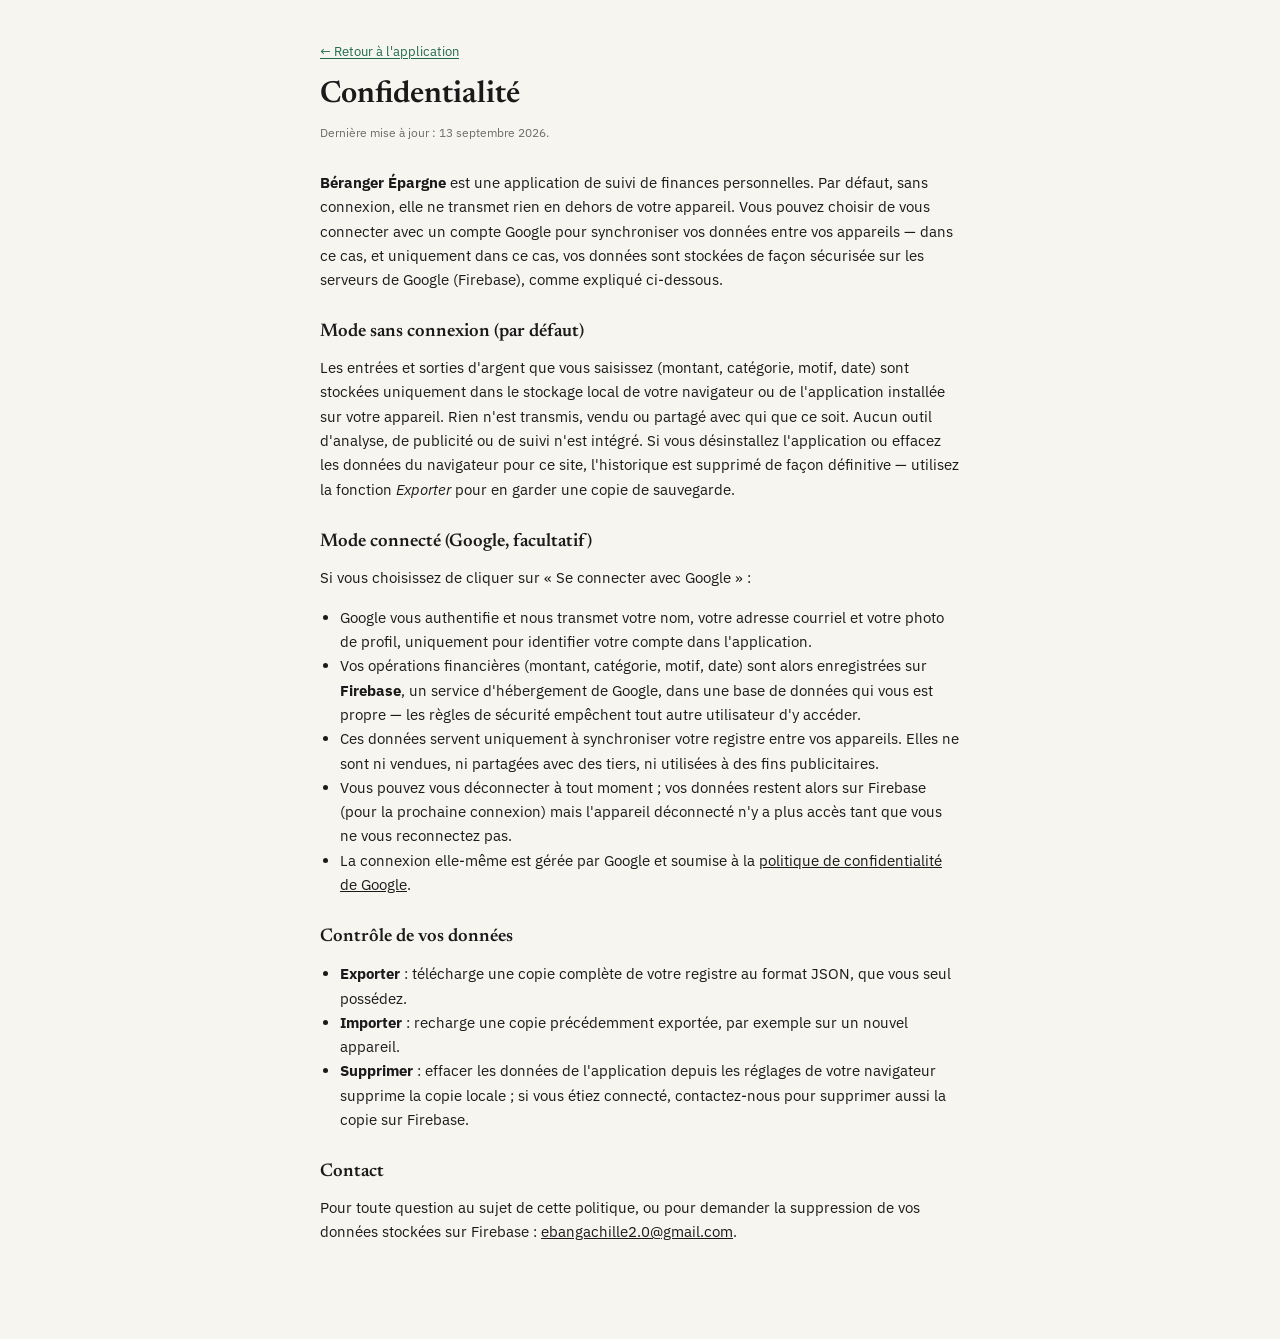
<file: privacy.html>
<!doctype html>
<html lang="fr-CA">
<head>
<meta charset="utf-8">
<meta name="viewport" content="width=device-width, initial-scale=1">
<title>Confidentialité — Béranger Épargne</title>
<meta name="theme-color" content="#1F6B4A">
<link rel="icon" type="image/png" sizes="32x32" href="icons/favicon-32.png">
<link rel="preconnect" href="https://fonts.gstatic.com" crossorigin>
<link rel="stylesheet" href="https://fonts.googleapis.com/css2?family=Newsreader:opsz,wght@6..72,400;6..72,500;6..72,600;6..72,700&family=IBM+Plex+Sans:wght@400;500;600;700&family=IBM+Plex+Mono:wght@400;500;600&display=swap">
<link rel="stylesheet" href="style.css">
<style>
  .doc{ max-width:680px; margin:0 auto; padding:40px 20px 80px; }
  .doc h1{ font-size:1.9rem; margin-bottom:6px; }
  .doc .updated{ font-size:.78rem; color:var(--muted); margin-bottom:28px; }
  .doc h2{ font-size:1.15rem; margin-top:30px; margin-bottom:8px; font-weight:600; }
  .doc p, .doc li{ font-size:.92rem; line-height:1.65; color:var(--ink); }
  .doc ul{ padding-left:20px; }
  .back{ display:inline-block; margin-bottom:20px; font-size:.82rem; color:var(--ledger); text-decoration:underline; text-underline-offset:2px; }
</style>
</head>
<body>
<div class="doc">
  <a class="back" href="index.html">← Retour à l'application</a>
  <h1>Confidentialité</h1>
  <p class="updated">Dernière mise à jour : 13 septembre 2026.</p>

  <p><strong>Béranger Épargne</strong> est une application de suivi de finances personnelles. Par défaut, sans connexion, elle ne transmet rien en dehors de votre appareil. Vous pouvez choisir de vous connecter avec un compte Google pour synchroniser vos données entre vos appareils — dans ce cas, et uniquement dans ce cas, vos données sont stockées de façon sécurisée sur les serveurs de Google (Firebase), comme expliqué ci-dessous.</p>

  <h2>Mode sans connexion (par défaut)</h2>
  <p>Les entrées et sorties d'argent que vous saisissez (montant, catégorie, motif, date) sont stockées uniquement dans le stockage local de votre navigateur ou de l'application installée sur votre appareil. Rien n'est transmis, vendu ou partagé avec qui que ce soit. Aucun outil d'analyse, de publicité ou de suivi n'est intégré. Si vous désinstallez l'application ou effacez les données du navigateur pour ce site, l'historique est supprimé de façon définitive — utilisez la fonction <em>Exporter</em> pour en garder une copie de sauvegarde.</p>

  <h2>Mode connecté (Google, facultatif)</h2>
  <p>Si vous choisissez de cliquer sur « Se connecter avec Google » :</p>
  <ul>
    <li>Google vous authentifie et nous transmet votre nom, votre adresse courriel et votre photo de profil, uniquement pour identifier votre compte dans l'application.</li>
    <li>Vos opérations financières (montant, catégorie, motif, date) sont alors enregistrées sur <strong>Firebase</strong>, un service d'hébergement de Google, dans une base de données qui vous est propre — les règles de sécurité empêchent tout autre utilisateur d'y accéder.</li>
    <li>Ces données servent uniquement à synchroniser votre registre entre vos appareils. Elles ne sont ni vendues, ni partagées avec des tiers, ni utilisées à des fins publicitaires.</li>
    <li>Vous pouvez vous déconnecter à tout moment ; vos données restent alors sur Firebase (pour la prochaine connexion) mais l'appareil déconnecté n'y a plus accès tant que vous ne vous reconnectez pas.</li>
    <li>La connexion elle-même est gérée par Google et soumise à la <a href="https://policies.google.com/privacy" target="_blank" rel="noopener">politique de confidentialité de Google</a>.</li>
  </ul>

  <h2>Contrôle de vos données</h2>
  <ul>
    <li><strong>Exporter</strong> : télécharge une copie complète de votre registre au format JSON, que vous seul possédez.</li>
    <li><strong>Importer</strong> : recharge une copie précédemment exportée, par exemple sur un nouvel appareil.</li>
    <li><strong>Supprimer</strong> : effacer les données de l'application depuis les réglages de votre navigateur supprime la copie locale ; si vous étiez connecté, contactez-nous pour supprimer aussi la copie sur Firebase.</li>
  </ul>

  <h2>Contact</h2>
  <p>Pour toute question au sujet de cette politique, ou pour demander la suppression de vos données stockées sur Firebase : <a href="mailto:ebangachille2.0@gmail.com">ebangachille2.0@gmail.com</a>.</p>
</div>
</body>
</html>
</file>
<file: style.css>
:root{
  /* --- couleurs : "Quiet Ledger", mode clair par défaut --- */
  --bg:#F7F5F0;
  --paper:#F7F5F0;            /* alias legacy */
  --surface:#FFFFFF;
  --paper-raised:#FFFFFF;     /* alias legacy */
  --surface-2:#F1EDE4;
  --ink:#1A1A1A;
  --muted:#6B6B6B;
  --line:#E8E4DC;
  --line-soft:#EFEBE3;

  --income:#1F6B4A;
  --income-soft:rgba(31,107,74,.10);
  --income-tint:#EAF3EC;
  --expense:#C45C4A;
  --expense-soft:rgba(196,92,74,.10);
  --expense-tint:#F7EAE7;
  --savings:#B89B5E;
  --savings-soft:rgba(184,155,94,.14);
  --savings-tint:#F5F0E3;
  --neutral:#5B7280;
  --neutral-soft:rgba(91,114,128,.10);
  --neutral-tint:#EEF1F2;
  --danger:#C45C4A;
  --danger-soft:rgba(196,92,74,.10);

  /* alias legacy vers les tons sémantiques (utilisés directement par app.js) */
  --ledger:var(--income);
  --ledger-strong:#175939;
  --brass:var(--savings);
  --wine:var(--expense);
  --focus:#1F6B4A;

  --cat-logement:#1b9e77;
  --cat-alimentation:#d95f02;
  --cat-transport:#7570b3;
  --cat-sante:#e7298a;
  --cat-abonnements:#66a61e;
  --cat-loisirs:#e6ab02;
  --cat-achats:#a6761d;
  --cat-education:#377eb8;

  /* --- échelle d'espacement --- */
  --sp-1:4px; --sp-2:8px; --sp-3:12px; --sp-4:16px; --sp-6:24px; --sp-8:32px;

  /* --- rayons : généreux, esprit carnet --- */
  --radius-sm:10px; --radius-md:12px; --radius-lg:16px; --radius-full:999px;

  /* --- ombres très douces --- */
  --shadow-sm:0 1px 3px rgba(26,20,10,.05);
  --shadow-md:0 6px 20px rgba(26,20,10,.07);
  --shadow-lg:0 16px 40px rgba(26,20,10,.10);

  /* --- transitions --- */
  --transition:150ms cubic-bezier(.4,0,.2,1);
  --transition-slow:220ms cubic-bezier(.4,0,.2,1);
}

/* Mode sombre : suit le système, ou choix manuel via [data-theme] */
@media (prefers-color-scheme: dark){
  :root:not([data-theme="light"]){
    --bg:#121416; --paper:#121416;
    --surface:#1C1F24; --paper-raised:#1C1F24;
    --surface-2:#242830;
    --ink:#EDEDED;
    --muted:#9A9A9A;
    --line:#2A2E33;
    --line-soft:#232629;
    --income:#3E9C74; --income-soft:rgba(62,156,116,.16); --income-tint:#182420;
    --expense:#D97F6C; --expense-soft:rgba(217,127,108,.16); --expense-tint:#241C1A;
    --savings:#CBB077; --savings-soft:rgba(203,176,119,.16); --savings-tint:#241F16;
    --neutral:#8AA0AE; --neutral-soft:rgba(138,160,174,.14); --neutral-tint:#1B2024;
    --danger:#D97F6C; --danger-soft:rgba(217,127,108,.16);
    --ledger-strong:#4CB483;
    --shadow-sm:0 1px 3px rgba(0,0,0,.4);
    --shadow-md:0 8px 24px rgba(0,0,0,.45);
    --shadow-lg:0 20px 44px rgba(0,0,0,.5);
  }
}
:root[data-theme="light"]{
  --bg:#F7F5F0; --paper:#F7F5F0;
  --surface:#FFFFFF; --paper-raised:#FFFFFF;
  --surface-2:#F1EDE4;
  --ink:#1A1A1A;
  --muted:#6B6B6B;
  --line:#E8E4DC;
  --line-soft:#EFEBE3;
  --income:#1F6B4A; --income-soft:rgba(31,107,74,.10); --income-tint:#EAF3EC;
  --expense:#C45C4A; --expense-soft:rgba(196,92,74,.10); --expense-tint:#F7EAE7;
  --savings:#B89B5E; --savings-soft:rgba(184,155,94,.14); --savings-tint:#F5F0E3;
  --neutral:#5B7280; --neutral-soft:rgba(91,114,128,.10); --neutral-tint:#EEF1F2;
  --danger:#C45C4A; --danger-soft:rgba(196,92,74,.10);
  --ledger-strong:#175939;
  --shadow-sm:0 1px 3px rgba(26,20,10,.05);
  --shadow-md:0 6px 20px rgba(26,20,10,.07);
  --shadow-lg:0 16px 40px rgba(26,20,10,.10);
}
:root[data-theme="dark"]{
  --bg:#121416; --paper:#121416;
  --surface:#1C1F24; --paper-raised:#1C1F24;
  --surface-2:#242830;
  --ink:#EDEDED;
  --muted:#9A9A9A;
  --line:#2A2E33;
  --line-soft:#232629;
  --income:#3E9C74; --income-soft:rgba(62,156,116,.16); --income-tint:#182420;
  --expense:#D97F6C; --expense-soft:rgba(217,127,108,.16); --expense-tint:#241C1A;
  --savings:#CBB077; --savings-soft:rgba(203,176,119,.16); --savings-tint:#241F16;
  --neutral:#8AA0AE; --neutral-soft:rgba(138,160,174,.14); --neutral-tint:#1B2024;
  --danger:#D97F6C; --danger-soft:rgba(217,127,108,.16);
  --ledger-strong:#4CB483;
  --shadow-sm:0 1px 3px rgba(0,0,0,.4);
  --shadow-md:0 8px 24px rgba(0,0,0,.45);
  --shadow-lg:0 20px 44px rgba(0,0,0,.5);
}

*{ box-sizing:border-box; }
html,body{ margin:0; padding:0; }
body{
  background:var(--bg);
  color:var(--ink);
  font-family:"IBM Plex Sans", system-ui, -apple-system, sans-serif;
  -webkit-font-smoothing:antialiased;
  transition:background var(--transition-slow), color var(--transition-slow);
}
::selection{ background:var(--income); color:var(--surface); }
h1,h2,h3{ font-family:"Newsreader", Georgia, serif; font-weight:600; letter-spacing:0; text-wrap:balance; margin:0; }
.num{ font-family:"IBM Plex Mono", ui-monospace, monospace; font-variant-numeric:tabular-nums; font-feature-settings:"tnum" 1; }
a{ color:inherit; }
button{ font-family:inherit; cursor:pointer; transition:background var(--transition), color var(--transition), border-color var(--transition), transform var(--transition), box-shadow var(--transition); }
input, select{ font-family:inherit; transition:border-color var(--transition), box-shadow var(--transition); }
:focus-visible{ outline:2px solid var(--focus); outline-offset:2px; }

.shell{
  max-width:1180px;
  margin:0 auto;
  padding:36px 24px 96px;
  display:flex;
  flex-direction:column;
  gap:28px;
}
@media (max-width:600px){
  .shell{ padding:24px 16px 80px; gap:22px; }
}

.masthead{
  display:flex;
  align-items:flex-end;
  justify-content:space-between;
  gap:16px;
  padding-bottom:20px;
  border-bottom:1px solid var(--line);
  flex-wrap:wrap;
}
.brand{ display:flex; align-items:center; gap:14px; }
.brand-logo{ width:42px; height:42px; flex:none; border-radius:50%; display:block; box-shadow:var(--shadow-sm); }
.brand-text h1{ font-size:1.75rem; font-weight:600; letter-spacing:.1px; }
.brand-text p{ margin:3px 0 0; font-size:.8rem; color:var(--muted); letter-spacing:.03em; font-family:"IBM Plex Sans", sans-serif; }

.header-actions{ display:flex; align-items:center; gap:20px; flex-wrap:wrap; }

.auth-actions{ display:flex; align-items:center; gap:10px; }
.user-chip{ display:flex; align-items:center; gap:6px; }
.user-chip img{ width:26px; height:26px; border-radius:50%; display:block; background:var(--surface-2); }
.user-chip span{ font-size:.78rem; font-weight:500; max-width:120px; overflow:hidden; text-overflow:ellipsis; white-space:nowrap; }
.sync-status{ font-size:.68rem; color:var(--muted); }
.sync-status.synced::before{ content:"● "; color:var(--income); }
.sync-status.syncing::before{ content:"● "; color:var(--savings); }
.sync-status.offline::before{ content:"● "; color:var(--danger); }

.data-actions{ display:flex; gap:8px; }
.ghost-btn{
  font-size:.72rem; color:var(--muted);
  border:1px solid var(--line); background:var(--surface);
  border-radius:var(--radius-sm); padding:7px 12px;
  min-height:34px;
}
.ghost-btn:hover{ border-color:var(--income); color:var(--income); }

.month-nav{
  display:flex;
  align-items:center;
  gap:var(--sp-2);
}
.month-nav button{
  width:34px; height:34px;
  border:1px solid var(--line);
  background:var(--surface);
  color:var(--ink);
  border-radius:var(--radius-sm);
  font-size:.95rem;
  display:flex; align-items:center; justify-content:center;
}
.month-nav button:hover{ border-color:var(--income); color:var(--income); }
.month-label{
  min-width:168px;
  text-align:center;
  font-size:.9rem;
  font-weight:500;
  font-family:"IBM Plex Mono", monospace;
  font-variant-numeric:tabular-nums;
  padding:7px 12px;
  border:1px solid var(--line);
  border-radius:var(--radius-sm);
  background:var(--surface);
}
.month-today{
  font-size:.72rem;
  color:var(--muted);
  border:none;
  background:none;
  text-decoration:underline;
  text-underline-offset:2px;
  padding:0;
}

/* --- Cartes de synthèse : élevées, teintées selon le type --- */
.tiles{
  display:grid;
  grid-template-columns:repeat(4,1fr);
  gap:var(--sp-4);
}
@media (max-width:760px){ .tiles{ grid-template-columns:repeat(2,1fr); } }
@media (max-width:420px){ .tiles{ grid-template-columns:1fr; } }

.tile{
  position:relative;
  background:var(--tint, var(--surface));
  border:1px solid var(--line);
  border-radius:var(--radius-lg);
  box-shadow:var(--shadow-md);
  padding:var(--sp-6);
  display:flex;
  flex-direction:column;
  gap:var(--sp-2);
  min-width:0;
  overflow:hidden;
  transition:box-shadow var(--transition-slow), transform var(--transition-slow);
}
.tile:hover{ box-shadow:var(--shadow-lg); transform:translateY(-2px); }
.tile[data-tone="income"]{ --tone:var(--income); --tint:var(--income-tint); }
.tile[data-tone="expense"]{ --tone:var(--expense); --tint:var(--expense-tint); }
.tile[data-tone="savings"]{ --tone:var(--savings); --tint:var(--savings-tint); }
.tile[data-tone="neutral"]{ --tone:var(--neutral); --tint:var(--neutral-tint); }
.tile[data-tone="danger"]{ --tone:var(--danger); --tint:var(--expense-tint); }

.tile-label{
  font-size:.72rem;
  font-weight:600;
  text-transform:uppercase;
  letter-spacing:.08em;
  color:var(--muted);
}
.tile-value{
  font-size:2.1rem;
  font-weight:600;
  letter-spacing:-.01em;
  line-height:1.15;
  color:var(--ink);
  white-space:nowrap;
  overflow:hidden;
  text-overflow:ellipsis;
}
@media (max-width:760px){ .tile-value{ font-size:1.5rem; } }
@media (max-width:420px){ .tile-value{ font-size:1.9rem; } }
.tile[data-tone="income"] .tile-value{ color:var(--income); }
.tile[data-tone="expense"] .tile-value{ color:var(--expense); }
.tile[data-tone="savings"] .tile-value{ color:var(--savings); }
.tile[data-tone="neutral"] .tile-value{ color:var(--ink); }
.tile[data-tone="danger"] .tile-value{ color:var(--danger); }

.tile-delta{
  display:inline-flex;
  align-items:center;
  gap:4px;
  width:fit-content;
  font-size:.78rem;
  font-weight:600;
  color:var(--muted);
}
.tile-delta-ctx{ font-weight:400; color:var(--muted); }
.tile-delta.is-pos{ color:var(--income); }
.tile-delta.is-neg{ color:var(--danger); }
.tile-delta.is-flat{ color:var(--muted); font-weight:400; }

.grid{
  display:grid;
  grid-template-columns:1.55fr 1fr;
  gap:var(--sp-6);
  align-items:start;
}
@media (max-width:840px){ .grid{ grid-template-columns:1fr; } }

.panel{
  background:var(--surface);
  border:1px solid var(--line);
  border-radius:var(--radius-lg);
  box-shadow:var(--shadow-sm);
  overflow:hidden;
}
.panel-head{
  display:flex;
  align-items:baseline;
  justify-content:space-between;
  padding:18px 22px 14px;
  border-bottom:1px solid var(--line-soft);
  gap:10px;
}
.panel-head h2{ font-size:1.15rem; font-weight:600; }
.panel-head .hint{ font-size:.72rem; color:var(--muted); }
.panel-body{ padding:20px 22px 22px; }

.add-form{
  display:flex;
  flex-wrap:wrap;
  gap:12px 12px;
  align-items:end;
  padding:20px 22px;
  border-bottom:1px solid var(--line-soft);
  background:var(--surface-2);
}
.field{ display:flex; flex-direction:column; gap:5px; min-width:0; flex:1 1 108px; }
.field.amount{ flex:0 1 96px; }
.field.date{ flex:0 1 152px; }
.field.submit{ flex:0 0 auto; }
.field.type{ flex:0 0 auto; }
.field label{ font-size:.66rem; text-transform:uppercase; letter-spacing:.06em; color:var(--muted); }
.field input, .field select{
  background:var(--surface);
  border:1px solid var(--line);
  border-radius:var(--radius-sm);
  padding:9px 10px;
  color:var(--ink);
  font-size:.88rem;
  min-height:38px;
  width:100%;
}
.field input:focus, .field select:focus{ border-color:var(--income); }
.type-toggle{ display:flex; border:1px solid var(--line); border-radius:var(--radius-sm); overflow:hidden; height:38px; }
.type-toggle button{
  border:none; background:var(--surface); color:var(--muted);
  padding:0 14px; font-size:.8rem; font-weight:500;
}
.type-toggle button.active.in{ background:var(--income); color:#fff; }
.type-toggle button.active.out{ background:var(--expense); color:#fff; }
.add-btn{
  height:38px; padding:0 18px; border:1px solid var(--income);
  background:var(--income); color:#fff; border-radius:var(--radius-sm);
  font-size:.82rem; font-weight:600; letter-spacing:.02em; white-space:nowrap;
}
.add-btn:hover{ background:var(--ledger-strong); }

.day-group{ padding:0 22px; }
.day-group + .day-group{ margin-top:18px; }
.day-head{
  font-size:.76rem; color:var(--ink);
  font-weight:600;
  text-transform:uppercase; letter-spacing:.07em;
  padding:14px 0 8px;
  border-bottom:1px solid var(--line-soft);
  margin-bottom:2px;
}
.row{
  display:grid;
  grid-template-columns:1fr auto auto;
  gap:12px;
  align-items:center;
  padding:12px 4px;
  border-top:1px solid var(--line-soft);
  cursor:pointer;
  border-radius:var(--radius-sm);
}
.row:first-of-type{ border-top:none; }
.row:hover{ background:var(--surface-2); }
.row.editing{ background:var(--income-tint); box-shadow:inset 3px 0 0 var(--income); }
.row .desc{ min-width:0; display:flex; flex-direction:column; gap:3px; }
.row .note{ font-size:.9rem; overflow:hidden; text-overflow:ellipsis; white-space:nowrap; }
.pill{
  display:inline-flex; align-items:center; gap:5px;
  font-size:.68rem; color:var(--muted);
  width:fit-content;
}
.pill .dot{ width:6px; height:6px; border-radius:50%; background:currentColor; }
.row .amt{ font-size:.94rem; text-align:right; white-space:nowrap; }
.row .amt.in{ color:var(--income); }
.row .amt.out{ color:var(--ink); }
.row .amt.save{ color:var(--savings); }
.row .del{
  border:none; background:none; color:var(--muted);
  font-size:.85rem; padding:4px 6px; opacity:.5; border-radius:var(--radius-sm);
}
.row .del:hover{ opacity:1; color:var(--expense); background:var(--expense-tint); }

.empty{
  padding:40px 22px;
  text-align:center;
  color:var(--muted);
  font-size:.88rem;
  line-height:1.6;
}

.report-line{
  display:flex; justify-content:space-between; align-items:baseline;
  padding:8px 0; border-bottom:1px solid var(--line-soft);
  font-size:.88rem; gap:10px;
}
.report-line:last-child{ border-bottom:none; }
.report-line .lbl{ color:var(--muted); }
.delta{ font-size:.72rem; margin-left:6px; }
.delta.up{ color:var(--income); }
.delta.down{ color:var(--expense); }
.report-note{
  margin-top:14px; padding-top:14px; border-top:1px dashed var(--line);
  font-size:.86rem; line-height:1.6; color:var(--ink);
  font-family:"Newsreader", Georgia, serif;
}

.bar-row{ margin-bottom:12px; }
.bar-row:last-child{ margin-bottom:0; }
.bar-top{ display:flex; justify-content:space-between; font-size:.8rem; margin-bottom:5px; }
.bar-top .cat{ color:var(--ink); }
.bar-top .amt{ color:var(--muted); font-family:"IBM Plex Mono",monospace; }
.bar-track{ height:8px; background:var(--line-soft); border-radius:var(--radius-full); overflow:hidden; }
.bar-fill{ height:100%; background:var(--income); border-radius:var(--radius-full); }

.trend{ display:flex; align-items:flex-end; gap:8px; height:56px; margin-top:22px; }
.trend .bar{ position:relative; flex:1; display:flex; flex-direction:column; align-items:center; gap:6px; height:100%; justify-content:flex-end; }
.trend .stick{ width:100%; max-width:24px; border-radius:var(--radius-sm) var(--radius-sm) 2px 2px; background:var(--line); }
.trend .stick.pos{ background:var(--income); }
.trend .stick.neg{ background:var(--expense); }
.trend .m{ font-size:.62rem; color:var(--muted); font-family:"IBM Plex Mono",monospace; }
.trend .bar.current .m{ color:var(--ink); font-weight:600; }
.trend .val{
  position:absolute; bottom:100%; left:50%; transform:translateX(-50%);
  margin-bottom:8px; font-size:.68rem; font-weight:600; font-family:"IBM Plex Mono",monospace;
  background:var(--ink); color:var(--bg); padding:3px 7px; border-radius:var(--radius-sm);
  white-space:nowrap; opacity:0; pointer-events:none; transition:opacity .12s;
}
.trend .bar:hover .val, .trend .bar:focus-visible .val, .trend .bar.show .val{ opacity:1; }

.tip{
  display:flex; gap:12px;
  padding:14px 16px;
  border:1px solid var(--line);
  border-radius:var(--radius-md);
  background:var(--surface-2);
  margin-bottom:10px;
}
.tip:last-child{ margin-bottom:0; }
.tip .dot{ width:8px; height:8px; border-radius:50%; margin-top:6px; flex:none; }
.tip .dot.critique{ background:var(--expense); }
.tip .dot.attention{ background:var(--savings); }
.tip .dot.info{ background:var(--neutral); }
.tip .dot.positif{ background:var(--income); }
.tip p{ margin:0; font-size:.86rem; line-height:1.6; }

.foot-note{
  font-size:.72rem; color:var(--muted); text-align:center; margin-top:6px;
}
.foot-note a{ color:var(--income); text-decoration:underline; text-underline-offset:2px; }

.install-banner{
  display:none;
  align-items:center;
  justify-content:space-between;
  gap:12px;
  background:var(--income);
  color:#fff;
  padding:14px 18px;
  border-radius:var(--radius-md);
  font-size:.84rem;
  box-shadow:var(--shadow-md);
}
.install-banner.show{ display:flex; }
.install-banner button{
  border:1px solid rgba(255,255,255,.6);
  background:transparent;
  color:#fff;
  border-radius:var(--radius-sm);
  padding:6px 14px;
  font-size:.78rem;
  font-weight:600;
  white-space:nowrap;
}
.install-banner button:hover{ background:#fff; color:var(--income); }
.install-banner .dismiss{
  border:none; background:none; color:#fff; opacity:.7; padding:2px 4px;
}
</file>
